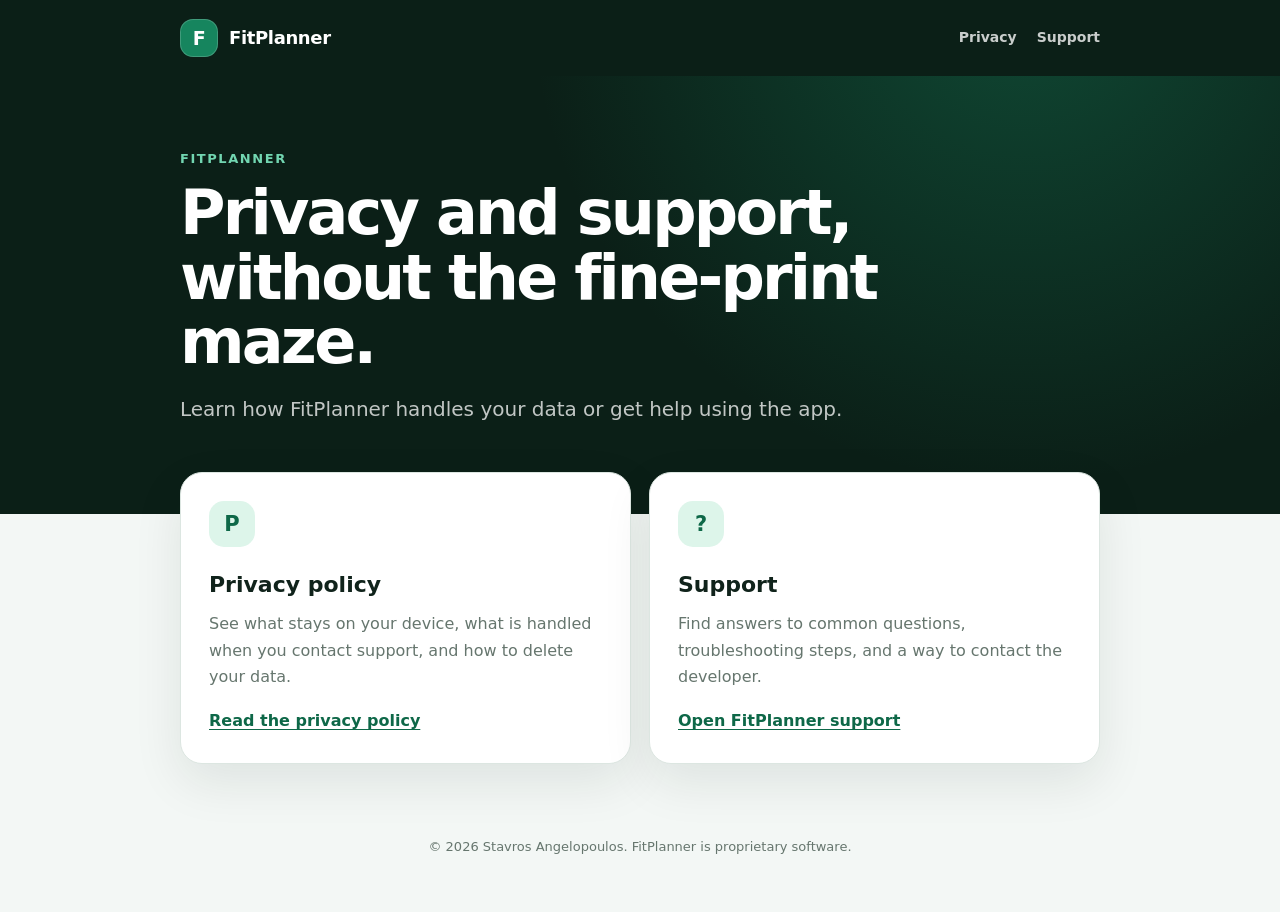
<file: index.html>
<!doctype html>
<html lang="en">
  <head>
    <meta charset="utf-8" />
    <meta name="viewport" content="width=device-width, initial-scale=1" />
    <meta
      name="description"
      content="Privacy and support information for the FitPlanner mobile app."
    />
    <title>FitPlanner · Privacy &amp; Support</title>
    <link rel="stylesheet" href="styles.css" />
  </head>
  <body>
    <header class="site-header">
      <nav class="nav" aria-label="Primary navigation">
        <a class="brand" href="index.html">
          <span class="brand-mark" aria-hidden="true">F</span>
          <span>FitPlanner</span>
        </a>
        <div class="nav-links">
          <a href="privacy.html">Privacy</a>
          <a href="support.html">Support</a>
        </div>
      </nav>
    </header>

    <main>
      <section class="hero">
        <div class="hero-inner">
          <p class="eyebrow">FitPlanner</p>
          <h1>Privacy and support, without the fine-print maze.</h1>
          <p class="hero-copy">
            Learn how FitPlanner handles your data or get help using the app.
          </p>
        </div>
      </section>

      <section class="page-shell cards" aria-label="Legal and support pages">
        <article class="card">
          <div class="card-icon" aria-hidden="true">P</div>
          <h2>Privacy policy</h2>
          <p>
            See what stays on your device, what is handled when you contact
            support, and how to delete your data.
          </p>
          <a href="privacy.html">Read the privacy policy</a>
        </article>

        <article class="card">
          <div class="card-icon" aria-hidden="true">?</div>
          <h2>Support</h2>
          <p>
            Find answers to common questions, troubleshooting steps, and a way
            to contact the developer.
          </p>
          <a href="support.html">Open FitPlanner support</a>
        </article>
      </section>
    </main>

    <footer class="site-footer">
      <p>© 2026 Stavros Angelopoulos. FitPlanner is proprietary software.</p>
    </footer>
  </body>
</html>
</file>
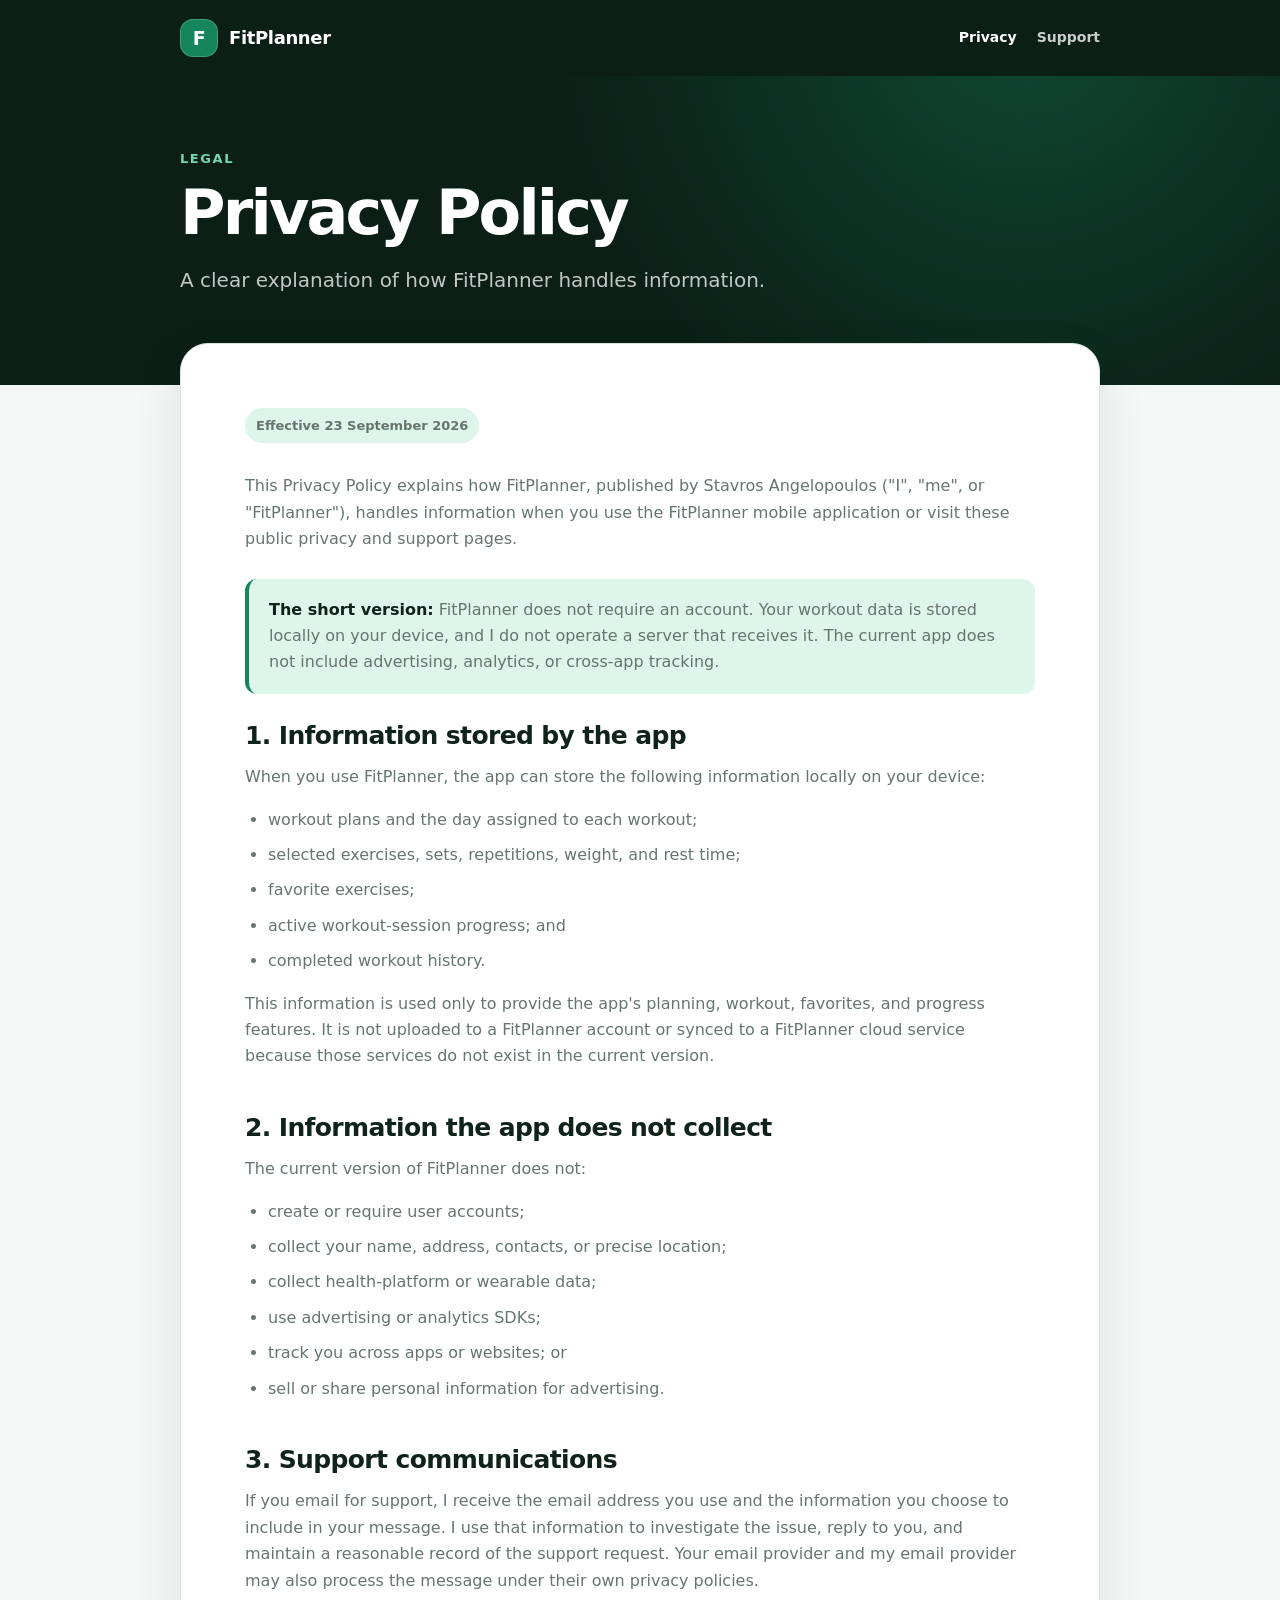
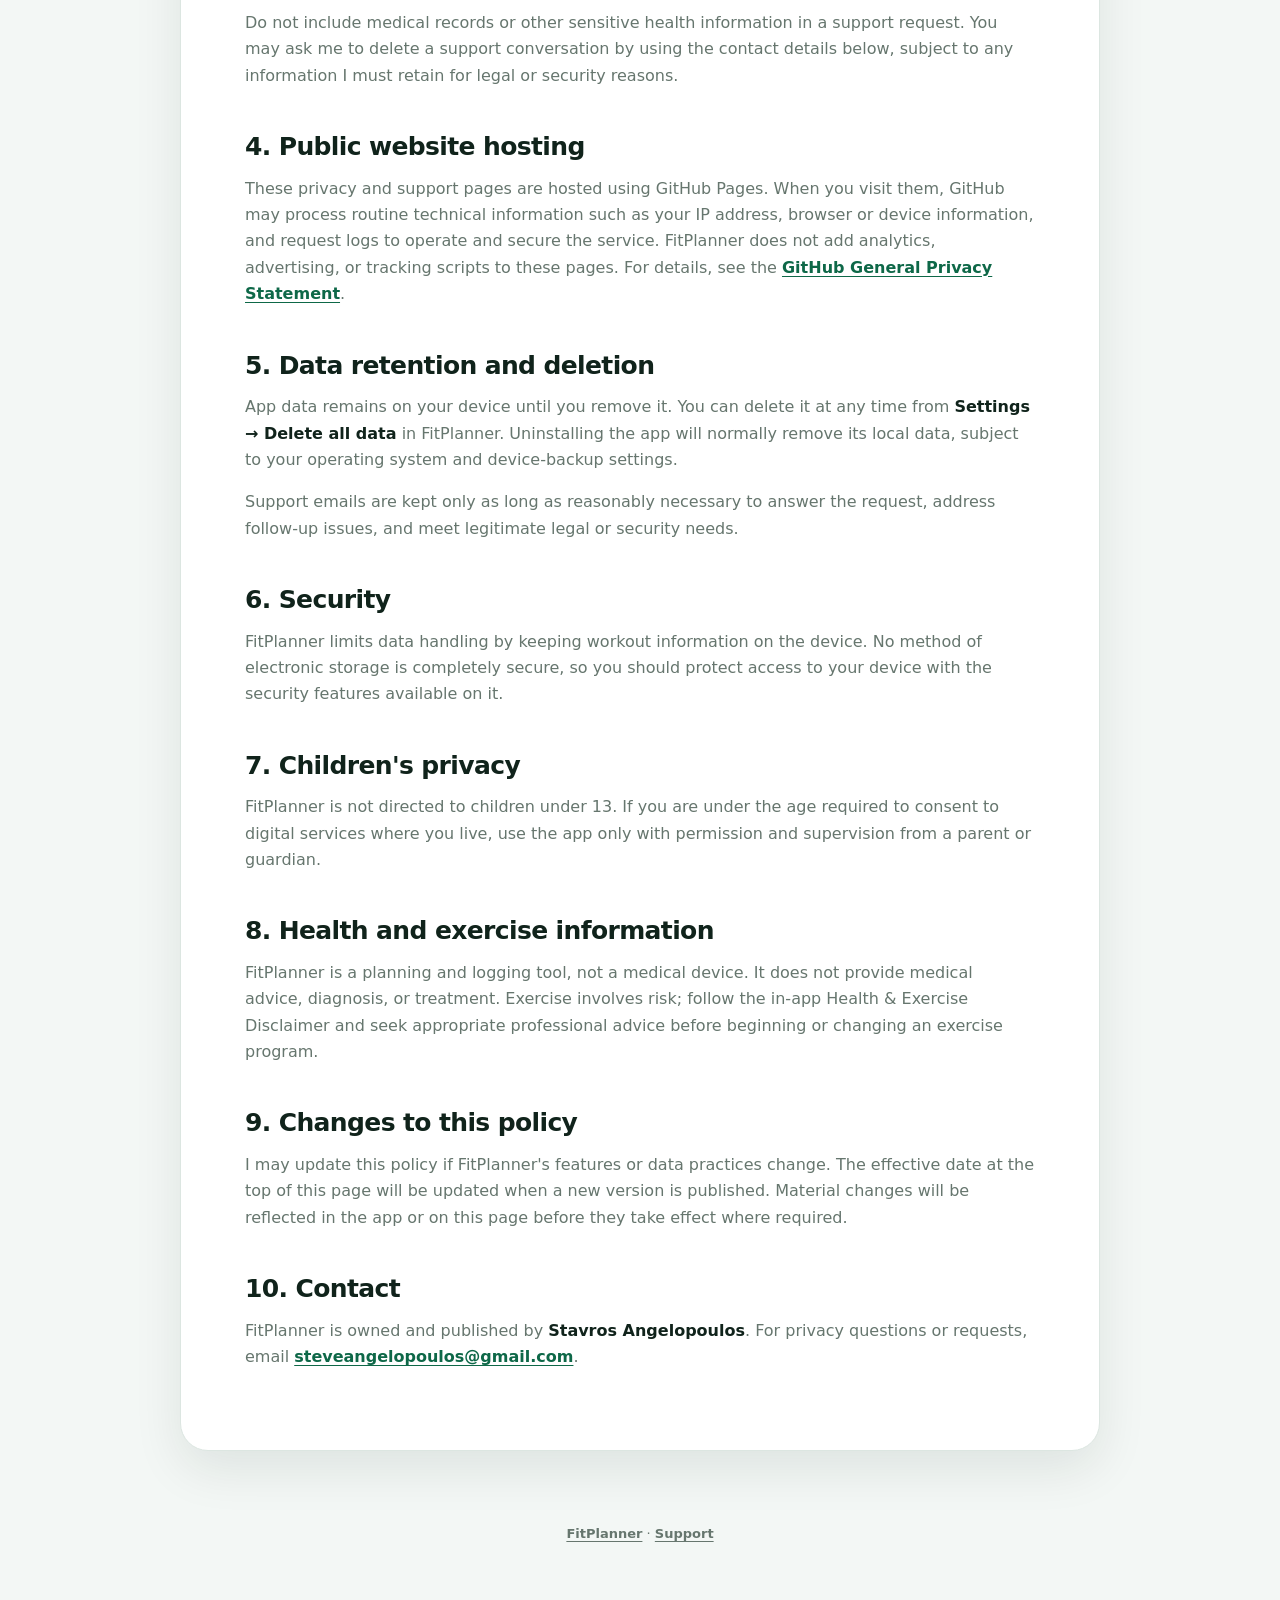
<file: privacy.html>
<!doctype html>
<html lang="en">
  <head>
    <meta charset="utf-8" />
    <meta name="viewport" content="width=device-width, initial-scale=1" />
    <meta
      name="description"
      content="The privacy policy for the FitPlanner mobile app, published by Stavros Angelopoulos."
    />
    <title>Privacy Policy · FitPlanner</title>
    <link rel="stylesheet" href="styles.css" />
  </head>
  <body>
    <header class="site-header">
      <nav class="nav" aria-label="Primary navigation">
        <a class="brand" href="index.html">
          <span class="brand-mark" aria-hidden="true">F</span>
          <span>FitPlanner</span>
        </a>
        <div class="nav-links">
          <a href="privacy.html" aria-current="page">Privacy</a>
          <a href="support.html">Support</a>
        </div>
      </nav>
    </header>

    <main>
      <section class="hero">
        <div class="hero-inner">
          <p class="eyebrow">Legal</p>
          <h1>Privacy Policy</h1>
          <p class="hero-copy">
            A clear explanation of how FitPlanner handles information.
          </p>
        </div>
      </section>

      <article class="page-shell document">
        <p class="updated">Effective 23 September 2026</p>

        <p>
          This Privacy Policy explains how FitPlanner, published by Stavros
          Angelopoulos ("I", "me", or "FitPlanner"), handles information when
          you use the FitPlanner mobile application or visit these public
          privacy and support pages.
        </p>

        <div class="notice">
          <p>
            <strong>The short version:</strong> FitPlanner does not require an
            account. Your workout data is stored locally on your device, and I
            do not operate a server that receives it. The current app does not
            include advertising, analytics, or cross-app tracking.
          </p>
        </div>

        <h2>1. Information stored by the app</h2>
        <p>
          When you use FitPlanner, the app can store the following information
          locally on your device:
        </p>
        <ul>
          <li>workout plans and the day assigned to each workout;</li>
          <li>selected exercises, sets, repetitions, weight, and rest time;</li>
          <li>favorite exercises;</li>
          <li>active workout-session progress; and</li>
          <li>completed workout history.</li>
        </ul>
        <p>
          This information is used only to provide the app's planning,
          workout, favorites, and progress features. It is not uploaded to a
          FitPlanner account or synced to a FitPlanner cloud service because
          those services do not exist in the current version.
        </p>

        <h2>2. Information the app does not collect</h2>
        <p>The current version of FitPlanner does not:</p>
        <ul>
          <li>create or require user accounts;</li>
          <li>collect your name, address, contacts, or precise location;</li>
          <li>collect health-platform or wearable data;</li>
          <li>use advertising or analytics SDKs;</li>
          <li>track you across apps or websites; or</li>
          <li>sell or share personal information for advertising.</li>
        </ul>

        <h2>3. Support communications</h2>
        <p>
          If you email for support, I receive the email address you use and the
          information you choose to include in your message. I use that
          information to investigate the issue, reply to you, and maintain a
          reasonable record of the support request. Your email provider and my
          email provider may also process the message under their own privacy
          policies.
        </p>
        <p>
          Do not include medical records or other sensitive health information
          in a support request. You may ask me to delete a support conversation
          by using the contact details below, subject to any information I must
          retain for legal or security reasons.
        </p>

        <h2>4. Public website hosting</h2>
        <p>
          These privacy and support pages are hosted using GitHub Pages. When
          you visit them, GitHub may process routine technical information such
          as your IP address, browser or device information, and request logs
          to operate and secure the service. FitPlanner does not add analytics,
          advertising, or tracking scripts to these pages. For details, see the
          <a
            href="https://docs.github.com/en/site-policy/privacy-policies/github-general-privacy-statement"
            rel="noopener noreferrer"
            >GitHub General Privacy Statement</a
          >.
        </p>

        <h2>5. Data retention and deletion</h2>
        <p>
          App data remains on your device until you remove it. You can delete
          it at any time from <strong>Settings → Delete all data</strong> in
          FitPlanner. Uninstalling the app will normally remove its local data,
          subject to your operating system and device-backup settings.
        </p>
        <p>
          Support emails are kept only as long as reasonably necessary to
          answer the request, address follow-up issues, and meet legitimate
          legal or security needs.
        </p>

        <h2>6. Security</h2>
        <p>
          FitPlanner limits data handling by keeping workout information on the
          device. No method of electronic storage is completely secure, so you
          should protect access to your device with the security features
          available on it.
        </p>

        <h2>7. Children's privacy</h2>
        <p>
          FitPlanner is not directed to children under 13. If you are under the
          age required to consent to digital services where you live, use the
          app only with permission and supervision from a parent or guardian.
        </p>

        <h2>8. Health and exercise information</h2>
        <p>
          FitPlanner is a planning and logging tool, not a medical device. It
          does not provide medical advice, diagnosis, or treatment. Exercise
          involves risk; follow the in-app Health &amp; Exercise Disclaimer and
          seek appropriate professional advice before beginning or changing an
          exercise program.
        </p>

        <h2>9. Changes to this policy</h2>
        <p>
          I may update this policy if FitPlanner's features or data practices
          change. The effective date at the top of this page will be updated
          when a new version is published. Material changes will be reflected
          in the app or on this page before they take effect where required.
        </p>

        <h2>10. Contact</h2>
        <p>
          FitPlanner is owned and published by <strong>Stavros Angelopoulos</strong>.
          For privacy questions or requests, email
          <a href="mailto:steveangelopoulos@gmail.com">steveangelopoulos@gmail.com</a>.
        </p>
      </article>
    </main>

    <footer class="site-footer">
      <p>
        <a href="index.html">FitPlanner</a> ·
        <a href="support.html">Support</a>
      </p>
    </footer>
  </body>
</html>
</file>
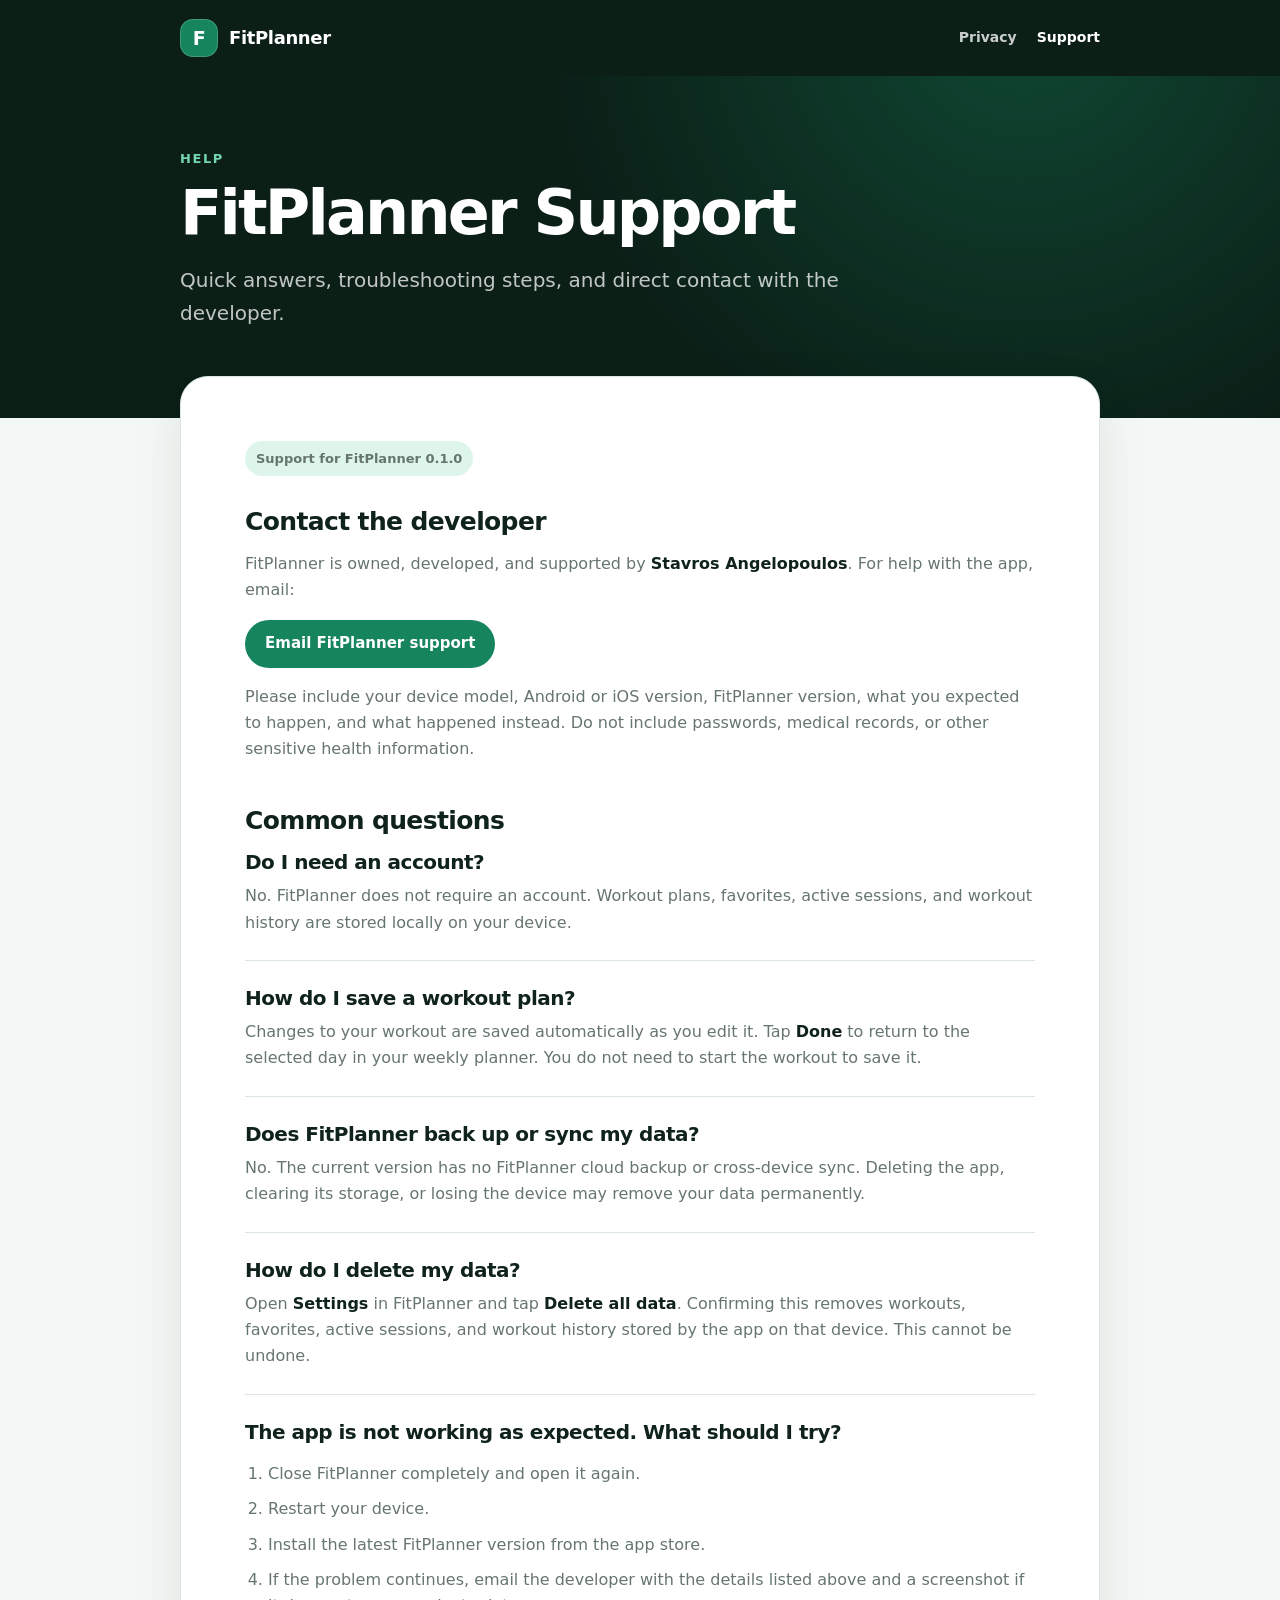
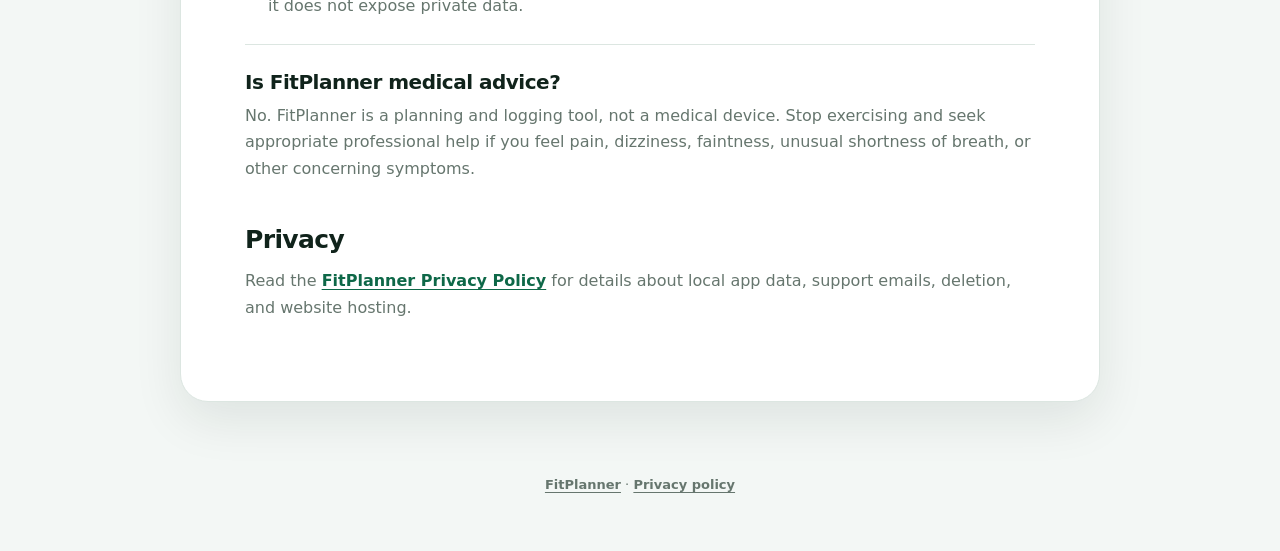
<file: support.html>
<!doctype html>
<html lang="en">
  <head>
    <meta charset="utf-8" />
    <meta name="viewport" content="width=device-width, initial-scale=1" />
    <meta
      name="description"
      content="Help, troubleshooting, and developer contact information for the FitPlanner mobile app."
    />
    <title>Support · FitPlanner</title>
    <link rel="stylesheet" href="styles.css" />
  </head>
  <body>
    <header class="site-header">
      <nav class="nav" aria-label="Primary navigation">
        <a class="brand" href="index.html">
          <span class="brand-mark" aria-hidden="true">F</span>
          <span>FitPlanner</span>
        </a>
        <div class="nav-links">
          <a href="privacy.html">Privacy</a>
          <a href="support.html" aria-current="page">Support</a>
        </div>
      </nav>
    </header>

    <main>
      <section class="hero">
        <div class="hero-inner">
          <p class="eyebrow">Help</p>
          <h1>FitPlanner Support</h1>
          <p class="hero-copy">
            Quick answers, troubleshooting steps, and direct contact with the
            developer.
          </p>
        </div>
      </section>

      <article class="page-shell document">
        <p class="updated">Support for FitPlanner 0.1.0</p>

        <h2>Contact the developer</h2>
        <p>
          FitPlanner is owned, developed, and supported by
          <strong>Stavros Angelopoulos</strong>. For help with the app, email:
        </p>
        <p>
          <a class="button" href="mailto:steveangelopoulos@gmail.com?subject=FitPlanner%20Support">
            Email FitPlanner support
          </a>
        </p>
        <p>
          Please include your device model, Android or iOS version, FitPlanner
          version, what you expected to happen, and what happened instead. Do
          not include passwords, medical records, or other sensitive health
          information.
        </p>

        <h2>Common questions</h2>

        <section class="faq">
          <h2>Do I need an account?</h2>
          <p>
            No. FitPlanner does not require an account. Workout plans,
            favorites, active sessions, and workout history are stored locally
            on your device.
          </p>
        </section>

        <section class="faq">
          <h2>How do I save a workout plan?</h2>
          <p>
            Changes to your workout are saved automatically as you edit it.
            Tap <strong>Done</strong> to return to the selected day in your
            weekly planner. You do not need to start the workout to save it.
          </p>
        </section>

        <section class="faq">
          <h2>Does FitPlanner back up or sync my data?</h2>
          <p>
            No. The current version has no FitPlanner cloud backup or
            cross-device sync. Deleting the app, clearing its storage, or
            losing the device may remove your data permanently.
          </p>
        </section>

        <section class="faq">
          <h2>How do I delete my data?</h2>
          <p>
            Open <strong>Settings</strong> in FitPlanner and tap
            <strong>Delete all data</strong>. Confirming this removes workouts,
            favorites, active sessions, and workout history stored by the app
            on that device. This cannot be undone.
          </p>
        </section>

        <section class="faq">
          <h2>The app is not working as expected. What should I try?</h2>
          <ol>
            <li>Close FitPlanner completely and open it again.</li>
            <li>Restart your device.</li>
            <li>Install the latest FitPlanner version from the app store.</li>
            <li>
              If the problem continues, email the developer with the details
              listed above and a screenshot if it does not expose private data.
            </li>
          </ol>
        </section>

        <section class="faq">
          <h2>Is FitPlanner medical advice?</h2>
          <p>
            No. FitPlanner is a planning and logging tool, not a medical device.
            Stop exercising and seek appropriate professional help if you feel
            pain, dizziness, faintness, unusual shortness of breath, or other
            concerning symptoms.
          </p>
        </section>

        <h2>Privacy</h2>
        <p>
          Read the <a href="privacy.html">FitPlanner Privacy Policy</a> for
          details about local app data, support emails, deletion, and website
          hosting.
        </p>
      </article>
    </main>

    <footer class="site-footer">
      <p>
        <a href="index.html">FitPlanner</a> ·
        <a href="privacy.html">Privacy policy</a>
      </p>
    </footer>
  </body>
</html>
</file>
<file: styles.css>
:root {
  color-scheme: light;
  --background: #f3f7f5;
  --surface: #ffffff;
  --surface-muted: #eaf1ed;
  --ink: #10231b;
  --ink-muted: #66766e;
  --primary: #16855e;
  --primary-dark: #0e6848;
  --primary-soft: #ddf5ea;
  --border: #dce6e1;
  --shadow: 0 18px 50px rgba(16, 35, 27, 0.09);
}

* {
  box-sizing: border-box;
}

html {
  scroll-behavior: smooth;
}

body {
  margin: 0;
  background: var(--background);
  color: var(--ink);
  font-family:
    Inter, ui-sans-serif, system-ui, -apple-system, BlinkMacSystemFont, "Segoe UI",
    sans-serif;
  font-size: 16px;
  line-height: 1.65;
  -webkit-font-smoothing: antialiased;
}

a {
  color: var(--primary-dark);
  font-weight: 700;
  text-underline-offset: 3px;
}

a:hover {
  color: var(--primary);
}

a:focus-visible,
.button:focus-visible {
  outline: 3px solid rgba(22, 133, 94, 0.32);
  outline-offset: 4px;
}

.site-header {
  background: #0b1f17;
  color: #ffffff;
}

.nav {
  width: min(100% - 40px, 920px);
  min-height: 76px;
  margin: 0 auto;
  display: flex;
  align-items: center;
  justify-content: space-between;
  gap: 24px;
}

.brand {
  display: inline-flex;
  align-items: center;
  gap: 11px;
  color: #ffffff;
  font-size: 18px;
  font-weight: 850;
  letter-spacing: -0.02em;
  text-decoration: none;
}

.brand-mark {
  width: 38px;
  height: 38px;
  display: grid;
  place-items: center;
  border-radius: 13px;
  background: var(--primary);
  box-shadow: inset 0 0 0 1px rgba(255, 255, 255, 0.18);
  font-size: 19px;
  line-height: 1;
}

.nav-links {
  display: flex;
  align-items: center;
  gap: 20px;
}

.nav-links a {
  color: rgba(255, 255, 255, 0.78);
  font-size: 14px;
  text-decoration: none;
}

.nav-links a[aria-current="page"],
.nav-links a:hover {
  color: #ffffff;
}

.hero {
  background:
    radial-gradient(circle at 80% -20%, rgba(22, 133, 94, 0.4), transparent 43%),
    #0b1f17;
  color: #ffffff;
  padding: 72px 20px 88px;
}

.hero-inner {
  width: min(100%, 920px);
  margin: 0 auto;
}

.eyebrow {
  margin: 0 0 12px;
  color: #72d6b1;
  font-size: 13px;
  font-weight: 800;
  letter-spacing: 0.12em;
  text-transform: uppercase;
}

h1,
h2,
h3,
p {
  margin-top: 0;
}

h1 {
  max-width: 760px;
  margin-bottom: 18px;
  font-size: clamp(38px, 7vw, 62px);
  line-height: 1.04;
  letter-spacing: -0.045em;
}

.hero-copy {
  max-width: 690px;
  margin-bottom: 0;
  color: rgba(255, 255, 255, 0.75);
  font-size: clamp(17px, 2.4vw, 20px);
}

.page-shell {
  width: min(100% - 40px, 920px);
  margin: -42px auto 72px;
  position: relative;
}

.document,
.card {
  border: 1px solid var(--border);
  background: var(--surface);
  box-shadow: var(--shadow);
}

.document {
  padding: clamp(28px, 6vw, 64px);
  border-radius: 28px;
}

.document h2 {
  margin: 42px 0 12px;
  font-size: clamp(21px, 3vw, 25px);
  line-height: 1.3;
  letter-spacing: -0.025em;
}

.document h2:first-of-type {
  margin-top: 0;
}

.document p,
.document li {
  color: var(--ink-muted);
}

.document strong {
  color: var(--ink);
}

.document ul,
.document ol {
  padding-left: 23px;
}

.document li + li {
  margin-top: 9px;
}

.updated {
  display: inline-flex;
  margin-bottom: 30px;
  padding: 7px 11px;
  border-radius: 999px;
  background: var(--primary-soft);
  color: var(--primary-dark);
  font-size: 13px;
  font-weight: 800;
}

.notice {
  margin: 26px 0;
  padding: 18px 20px;
  border-left: 4px solid var(--primary);
  border-radius: 12px;
  background: var(--primary-soft);
  color: var(--primary-dark);
}

.notice p:last-child {
  margin-bottom: 0;
}

.button {
  display: inline-flex;
  align-items: center;
  justify-content: center;
  min-height: 48px;
  padding: 0 20px;
  border-radius: 999px;
  background: var(--primary);
  color: #ffffff;
  font-size: 15px;
  font-weight: 800;
  text-decoration: none;
  transition: transform 140ms ease, background 140ms ease;
}

.button:hover {
  background: var(--primary-dark);
  color: #ffffff;
  transform: translateY(-1px);
}

.cards {
  display: grid;
  grid-template-columns: repeat(2, minmax(0, 1fr));
  gap: 18px;
}

.card {
  padding: 28px;
  border-radius: 22px;
}

.card-icon {
  width: 46px;
  height: 46px;
  margin-bottom: 20px;
  display: grid;
  place-items: center;
  border-radius: 15px;
  background: var(--primary-soft);
  color: var(--primary-dark);
  font-size: 21px;
  font-weight: 900;
}

.card h2 {
  margin-bottom: 8px;
  font-size: 22px;
}

.card p {
  margin-bottom: 18px;
  color: var(--ink-muted);
}

.faq {
  border-top: 1px solid var(--border);
  padding: 24px 0;
}

.faq:first-of-type {
  border-top: 0;
  padding-top: 0;
}

.faq:last-of-type {
  padding-bottom: 0;
}

.faq h2 {
  margin: 0 0 8px;
  font-size: 20px;
}

.faq p:last-child,
.faq ol:last-child {
  margin-bottom: 0;
}

.site-footer {
  width: min(100% - 40px, 920px);
  margin: 0 auto;
  padding: 0 0 42px;
  color: var(--ink-muted);
  font-size: 13px;
  text-align: center;
}

.site-footer a {
  color: var(--ink-muted);
}

@media (max-width: 660px) {
  .nav {
    min-height: 68px;
  }

  .nav-links {
    gap: 13px;
  }

  .nav-links a {
    font-size: 13px;
  }

  .hero {
    padding-top: 52px;
    padding-bottom: 72px;
  }

  .page-shell {
    width: min(100% - 24px, 920px);
    margin-top: -30px;
  }

  .document {
    border-radius: 22px;
  }

  .cards {
    grid-template-columns: 1fr;
  }
}

@media (prefers-reduced-motion: reduce) {
  html {
    scroll-behavior: auto;
  }

  .button {
    transition: none;
  }
}
</file>
